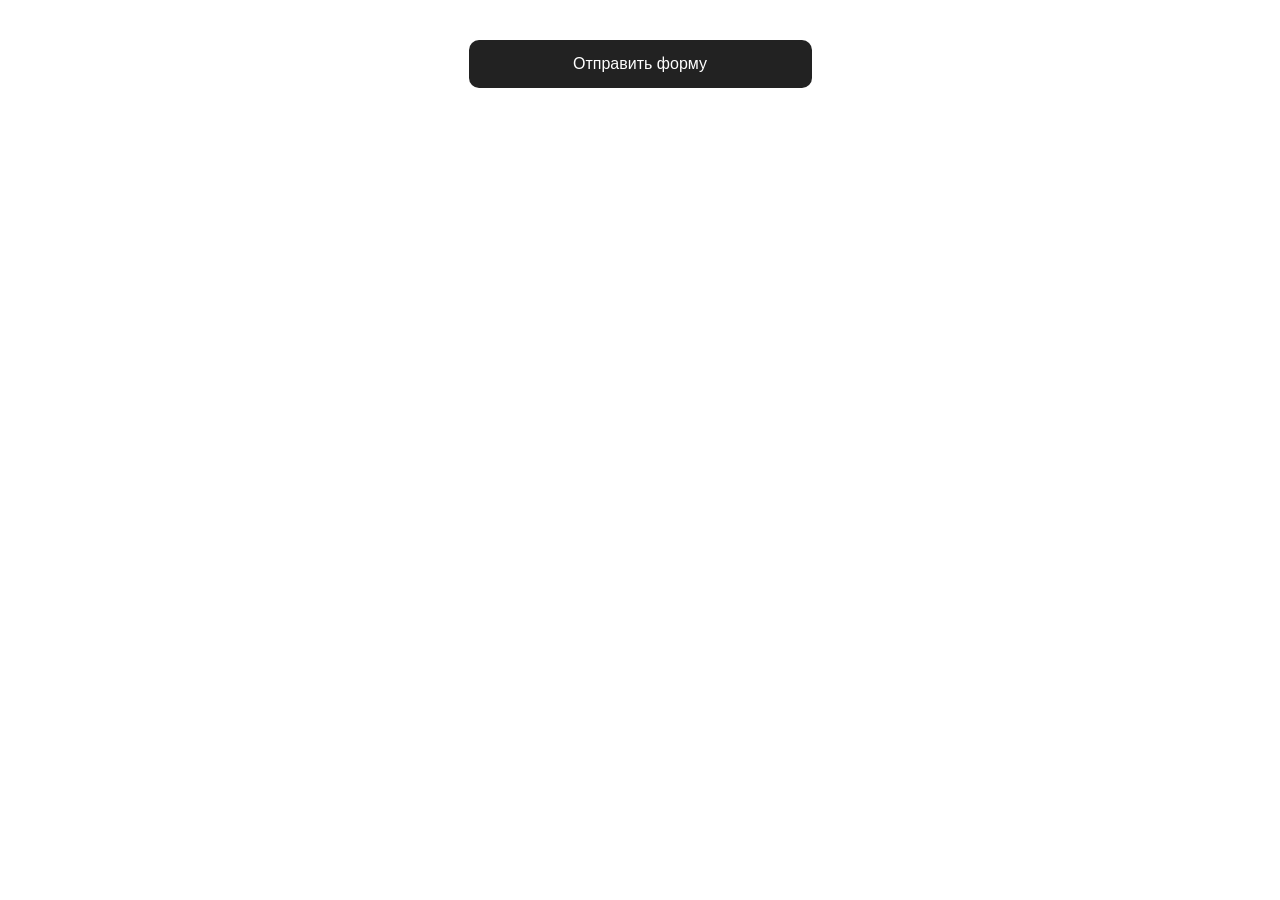
<file: EXAM/index.html>
<!DOCTYPE html>
<html lang="ru">
<head>
    <meta charset="UTF-8">
    <meta name="viewport" content="width=device-width, initial-scale=1.0">
    <title>Форма</title>
    <link rel="stylesheet" href="styles.css">
    <script src="./script.js"></script>
</head>
<body>
    <div class="main">
        <button class="send-form">Отправить форму</button>
        <form action="#" class="form" method="post">
            <div class="field">
                <label for="email" class="field__label">Почта</label>
                <input type="email" class="field__input" id="email">
            </div>
            <div class="field">
                <label for="password" class="field__label">Пароль</label>
                <input type="password" class="field__input" id="password">
            </div>
            <button class="form__button">Продолжить</button>
        </form>
    </div>
</body>
</html>
</file>
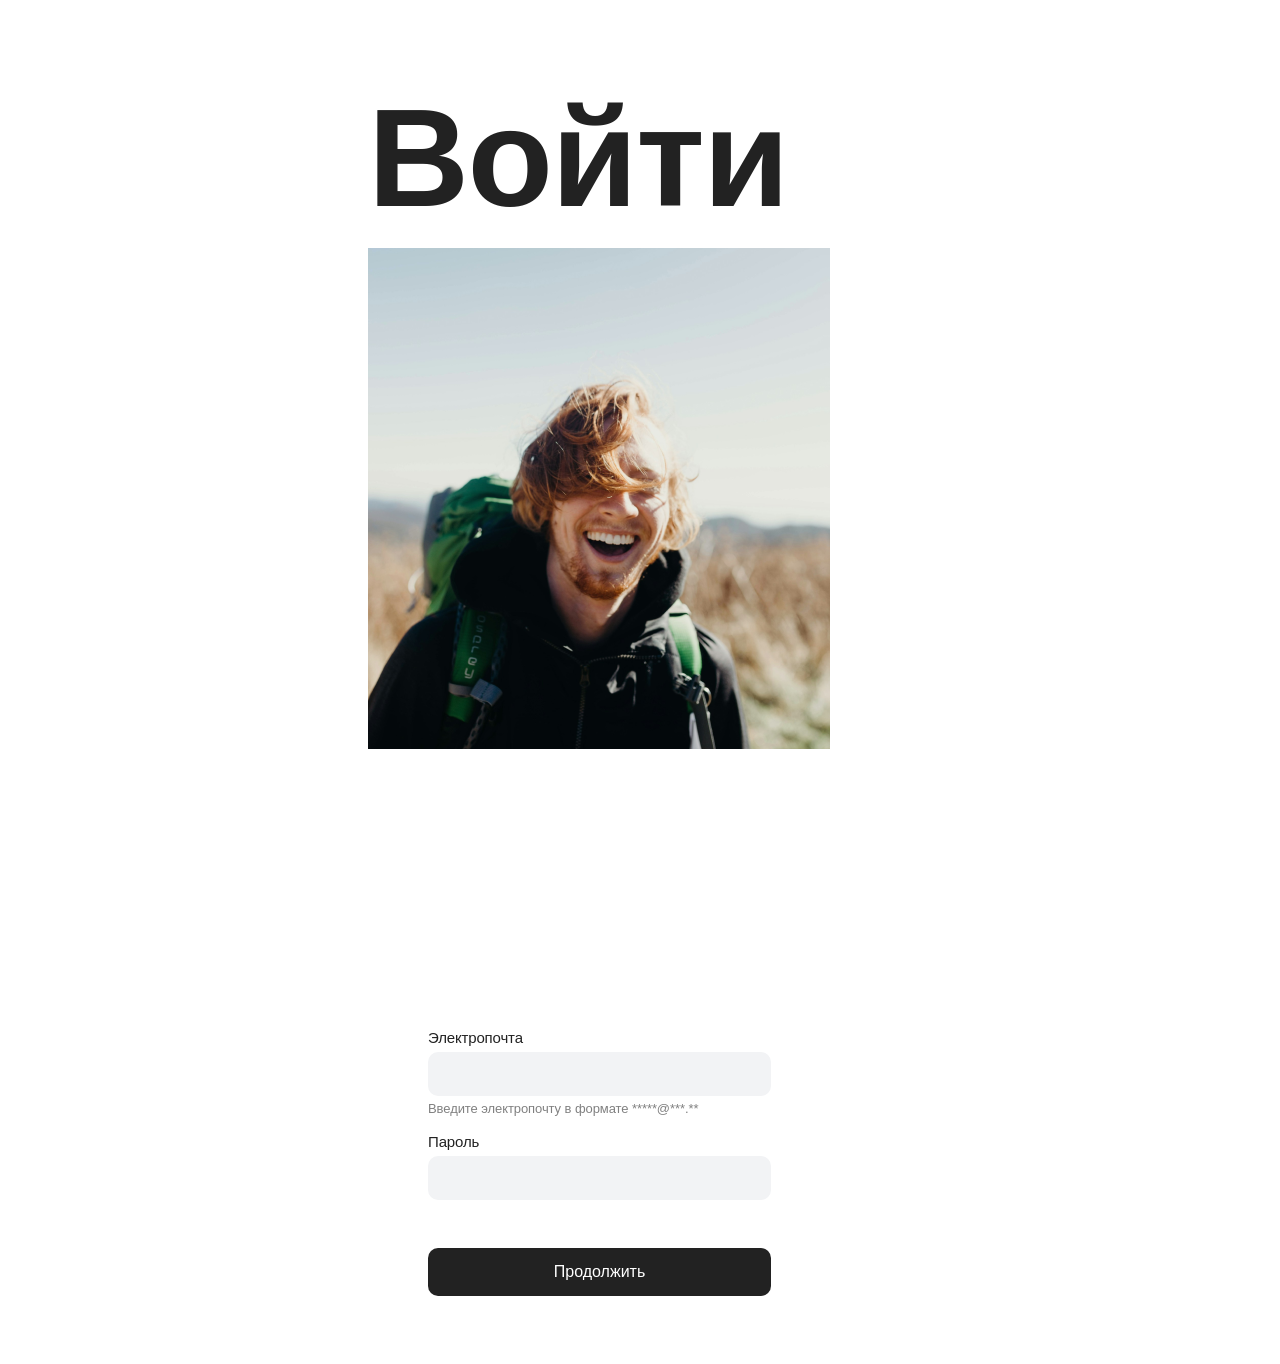
<file: LAB2/login/index.html>
<!DOCTYPE html>
<html lang="ru">
    <head>
        <title>Вход • Социальная сеть</title>
        <meta charset="UTF-8">
        <link rel="stylesheet" href="./login_style.css">
        <link href="https://fonts.googleapis.com/css2?family=Golos+Text:wght@400..900&display=swap" rel="stylesheet">
    </head>
    <body>
        <div class="login">
            <div class="decoration">
                <h1 class="decoration__title">Войти</h1>
                <img class="decoration__image" width="462" height="501" src="./img/happy_man.png" alt="Happy man">
            </div>
            <form class="form" action="#" method="post">
                <div class="field">
                    <label class="field__label" for="email">Электропочта</label>
                    <input class="field__input" type="email" id="email" name="email" required>
                    <p class="field__description">Введите электропочту в формате *****@***.**</p>
                </div>
                <div class="field">
                    <label class="field__label" for="password">Пароль</label>
                    <input class="field__input" type="password" id="password" name="password" required>
                </div>
                <button class="form__button">Продолжить</button>
            </form>
        </div>
    </body>
</html>
</file>
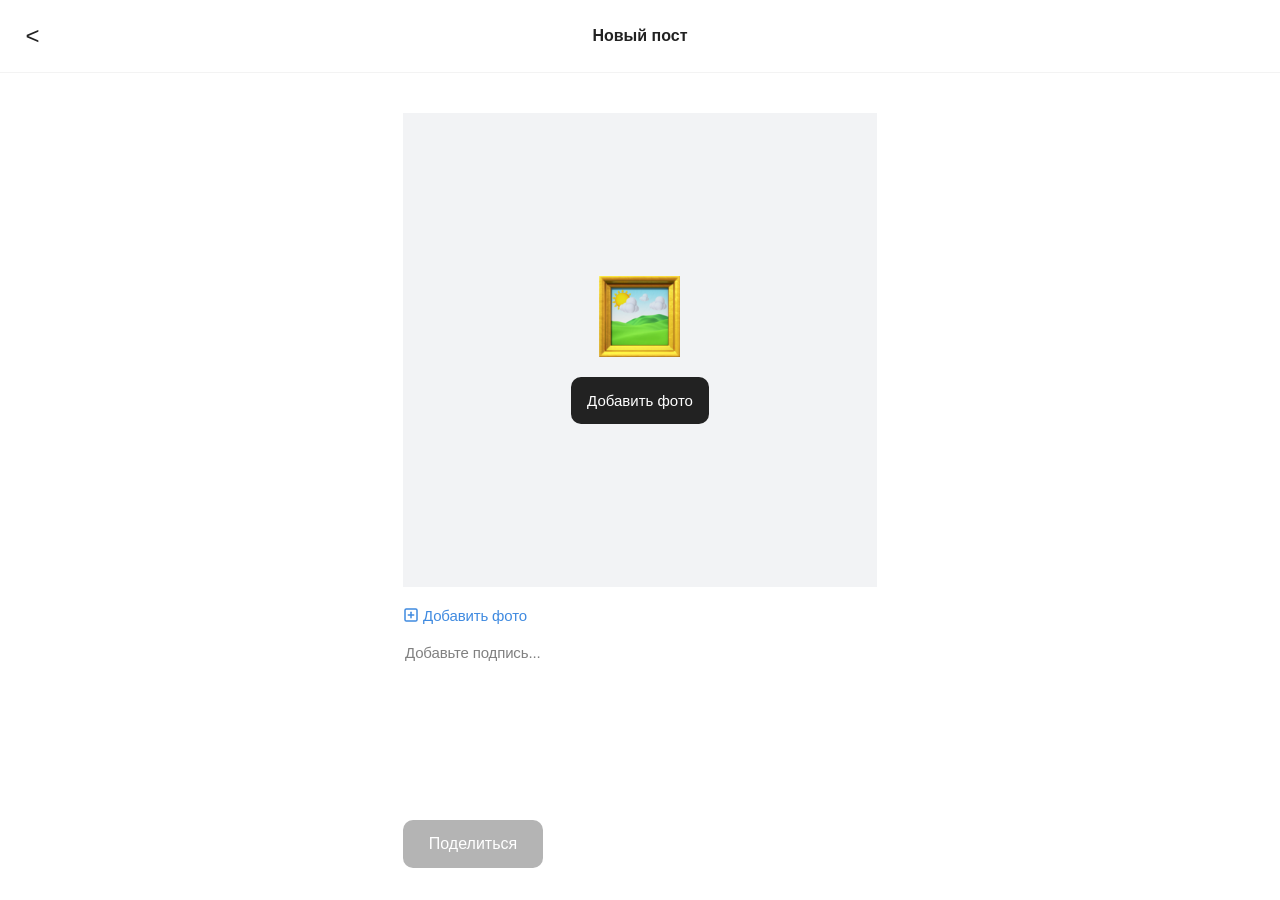
<file: LAB9/create_post/index.html>
<!DOCTYPE html>
<html lang="ru">
<head>
    <title>Создание поста • Социальная сеть</title>
    <meta charset="UTF-8">
    <link rel="stylesheet" href="./create_post_style.css">
    <script src="./create_post.js" defer></script>
    <link href="https://fonts.googleapis.com/css2?family=Golos+Text:wght@400..900&display=swap" rel="stylesheet">
</head>
<body>
    <div class="create-post-container">
        <div class="create-post-header">
            <a href="/LAB9/home" class="create-post-header__back">
                <span class="create-post-header__back-arrow">&lt</span>
            </a>
            <h1 class="create-post-header__title">Новый пост</h1>
        </div>
        <div id="statusMessage" class="hidden"></div>
        <div class="create-post-content">
            <div class="upload-zone">
                <button class="upload-zone__button-nav upload-zone__button-nav-prev">&lt</button>
                <button class="upload-zone__button-nav upload-zone__button-nav-next">&gt</button>
                <div class="upload-zone-placeholder">
                    <img class="upload-zone-placeholder__icon" src="./img/painting_icon.png" alt="Painting">
                    <button class="upload-zone-placeholder__button">Добавить фото</button>
                </div>
                <div class="upload-zone__gallery"></div>
                <div class="upload-zone__counter"></div>
            </div>
            
            <input type="file" class="upload-zone__file-input" accept="image/*" multiple>
            
            <button class="add-photo">
                <span class="add-photo__icon"><img width="16" height="16" src="./img/Plus-square.svg" alt=""></span>
                Добавить фото
            </button>
            <div class="text-containter">
                <textarea class="text-containter__area" placeholder="Добавьте подпись..." rows="1"></textarea>
            </div>
            <button class="create-post-content__share" disabled>Поделиться</button>
        </div>
    </div>
</body>
</html>
</file>
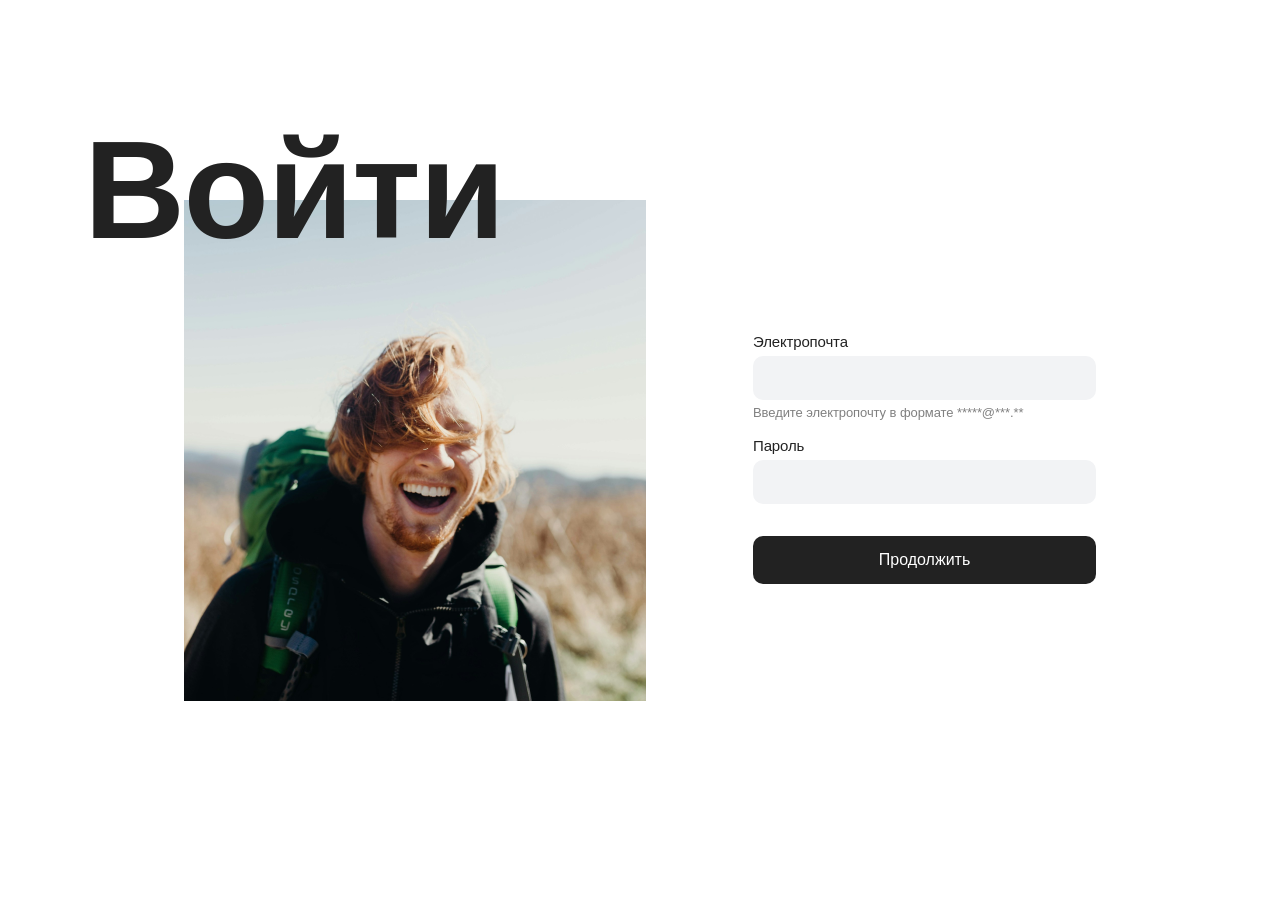
<file: LAB9/login/index.html>
<!DOCTYPE html>
<html lang="ru">
    <head>
        <title>Вход • Социальная сеть</title>
        <meta charset="UTF-8">
        <link rel="stylesheet" href="./login_style.css">
        <script src="./login.js"></script>
        <link href="https://fonts.googleapis.com/css2?family=Golos+Text:wght@400..900&display=swap" rel="stylesheet">
    </head>
    <body>
        <div class="login">
            <div class="decoration">
                <h1 class="decoration__title">Войти</h1>
                <img class="decoration__image" width="462" height="501" src="./img/happy_man.png" alt="Happy man">
            </div>
            <form class="form" action="#" method="post">
                <div class="form__error-banner"></div>
                <div class="field">
                    <label class="field__label" for="email">Электропочта</label>
                    <input class="field__input" type="email" id="email" name="email">
                    <p class="field__description">Введите электропочту в формате *****@***.**</p>
                </div>
                <div class="field">
                    <label class="field__label" for="password">Пароль</label>
                    <input class="field__input" type="password" id="password" name="password">
                </div>
                <button class="form__button">Продолжить</button>
            </form>
        </div>
    </body>
</html>
</file>
<file: EXAM/styles.css>
.main {
    display: flex;
    align-items: center;
    justify-content: center;
}

.send-form {
    color: white;
    background-color: #222222;
    font: 500 16px/48px "Golos UI", sans-serif;
    border-radius: 10px;
    width: 343px;
    height: 48px;
    margin-top: 32px;
    padding: 0 16px;
    border: none;
    display: block;
}

.field {
   margin-top: 16px; 
}

.field__label {
    color: #222222;
    font: 400 15px/18px "Golos UI", sans-serif;
    letter-spacing: -0.15px;
    display: block;
    margin-bottom: 5px;
    position: relative;    
}

.field__input {
    background-color: #F2F3F5;
    width: 343px;
    height: 44px;
    border-radius: 10px;
    border: none;
    font-family: "Golos UI", sans-serif;
    font-size: 14px;
    padding: 0 12px;
    box-sizing: border-box;
}

.form__button {
    color: #FFFFFF;
    background-color: #222222;
    font: 500 16px/48px "Golos UI", sans-serif;
    border-radius: 10px;
    width: 343px;
    height: 48px;
    margin-top: 32px;
    padding: 0 16px;
    border: none;
}

.hidden {
    display: none;
}

.active {
    display: flex;
}
</file>
<file: LAB2/login/login_style.css>
.login {
    padding: 60px;
    margin-left: 300px;
    font-size: 0;
}

.decoration {
    display: inline-block;
    width: 462px;
    margin-bottom: 30px;
}

.decoration__title {
    color: #222222;
    font: 700 140px/180px Golos UI, sans-serif;
    letter-spacing: -1.5px;
    width: 385px;
    margin: 0;
}

.decoration__image {
    width: 462px;
    height: 501px;
    display: block;
}

.form {
    width: 343px;
    display: inline-block;
    vertical-align: top;
    margin-left: 60px;
    margin-top: 250px;
}

.field {
    margin-bottom: 16px;
}

.field__label {
    color: #222222;
    font: 400 15px/18px Golos UI, sans-serif;
    letter-spacing: -0.15px;
    display: block;
    margin-bottom: 5px;
}

.field__input {
    background-color: #F2F3F5;
    width: 343px;
    height: 44px;
    border-radius: 10px;
    border: none;
    font-family: Golos UI, sans-serif;
    font-size: 14px;
    padding: 0 12px;
    box-sizing: border-box;
}

.field__description {
    color: #808080;
    font: 400 13px/16px Golos UI, sans-serif;
    letter-spacing: -0.08px;
    margin-bottom: 16px;
    margin-top: 5px;
}

.form__button {
    color: #FFFFFF;
    background-color: #222222;
    font: 500 16px/48px Golos UI, sans-serif;
    border-radius: 10px;
    width: 343px;
    height: 48px;
    margin-top: 32px;
    padding: 0 16px;
    border: none;
}
</file>
<file: LAB9/create_post/create_post_style.css>
body {
    margin: 0;
    display: flex;
    flex-direction: column;
    align-items: center;
    min-height: 100vh;
}

.create-post-container {
    display: flex;
    flex-direction: column;
    align-items: center;
}

.create-post-header {
    display: flex;
    align-items: center;
    justify-content: center;
    position: relative;
    width: 100vw;
    height: 72px;
    border-bottom: 1px solid #2222220D;
    margin-bottom: 40px;
}

.create-post-header__back {
    position: absolute;
    left: 2vw;
    text-decoration: none;
    color: #222222;
    display: flex;
    cursor: pointer;
}

.create-post-header__back-arrow {
    font-family: Golos UI, sans-serif;
    font-size: 24px;
    font-weight: 400;
}

.create-post-header__title {
    font-family: Golos UI, sans-serif;
    font-weight: 600;
    font-size: 16px;
    color: #222222;
}

.post-status-message {
    font-family: Golos UI, sans-serif; 
    margin-bottom: 20px; 
    font-weight: 500;
}

.create-post-content {
    width: 474px;
}

.upload-zone {
    background-color: #F2F3F5;
    height: 474px;
    position: relative;
    display: flex;
    justify-content: center;
    align-items: center;
}

.upload-zone-placeholder {
    display: flex;
    flex-direction: column;
    align-items: center;
    z-index: 1;
}

.upload-zone-placeholder__icon {
    width: 81px;
    height: 81px;
    margin-bottom: 20px;
}

.upload-zone-placeholder__button {
    background-color: #222222;
    color: #FFFFFF;
    font: 500 15px/1 Golos UI, sans-serif;
    padding: 16px 16px;
    border-radius: 10px;
    border: none;
    cursor: pointer;
}

.upload-zone__gallery {
    position: absolute;
    width: 100%;
    height: 100%;
    display: flex;
    justify-content: center;
}

.upload-zone__gallery img {
    max-width: 474px;
    max-height: 474px;
    width: auto;            
    height: auto;          
    object-fit: contain;    
    display: none;
}

.upload-zone__gallery img.active {
    display: block;
}

.upload-zone__button-nav {
    display: none;
    position: absolute;
    background: #FFFFFF99;
    color: #222222;
    border: none;
    border-radius: 999px;
    width: 20px;
    height: 20px;
    font-family: Golos UI, sans-serif;
    font-size: 20px;
    font-weight: 400;
    cursor: pointer;
    z-index: 3;
    align-items: center;
    justify-content: center;
}

.upload-zone__button-nav.visible {
    display: flex;
}

.upload-zone__button-nav-prev {
    left: 16px;
}

.upload-zone__button-nav-next {
    right: 16px;
}

.upload-zone__counter {
    display: none;
    position: absolute;
    right: 16px;
    top: 20px;
    background: rgba(34, 34, 34, 0.6);
    color: #FFFFFF;
    padding: 4px 10px; 
    font: 400 15px/18px Golos UI, sans-serif;
    letter-spacing: -0.15px;
    border: none;
    border-radius: 20px;
    z-index: 3;
}

.upload-zone__counter.visible {
    display: block;
}

.upload-zone__file-input {
    display: none;
}

.add-photo {
    background: none;
    border: none;
    color: #3F8AE0;
    font: 400 15px/18px Golos UI, sans-serif;
    letter-spacing: -0.15px;
    cursor: pointer;
    margin: 20px 0 16px 0;
    display: flex;
    gap: 4px;
    padding: 0;
}

.add-photo__icon {
    width: 16px;
    height: 16px;
}

.text-containter {
    width: 474px;
}

.text-containter__area {
    width: 100%;
    border: none;
    outline: none;
    resize: none;
    font: 400 15px/18px Golos UI, sans-serif;
    letter-spacing: -0.15px;
    line-height: 20px;
    color: #222222;
    field-sizing: content;
}

.text-containter__area::placeholder {
    color: #808080;
}

.create-post-content__share {
    position: absolute;
    bottom: 32px;
    background-color: #B4B4B4;
    color: #FFFFFF;
    width: 140px;
    height: 48px;
    border-radius: 10px;
    border: none;
    font: 400 16px/1 Golos UI, sans-serif;
    cursor: pointer;
}

.create-post-content__share:disabled {
    cursor: not-allowed;
}

.hidden {
    display: none;
}

.create-post-content__share.active {
    background-color: #222222;
}
</file>
<file: LAB9/login/login_style.css>
body {
    margin: 0;
    display: flex;
    justify-content: center; 
    min-height: 100vh;
}

.login {
    display: flex;
    align-items: center;
}

.decoration {
    position: relative;
}

.decoration__title {
    position: absolute;
    top: -100px;
    left: -100px;
    z-index: 1;
    color: #222222;
    font: 700 140px/180px "Golos UI", sans-serif;
    letter-spacing: -1.5px;
    margin: 0;
}

.decoration__image {
    width: 462px;
    height: 501px;
    display: block;
    object-fit: cover;
}

.form {
    width: 343px;
    margin-left: 107px;
}

.field {
    margin-top: 16px;
}

.field__label {
    color: #222222;
    font: 400 15px/18px "Golos UI", sans-serif;
    letter-spacing: -0.15px;
    display: block;
    margin-bottom: 5px;
    position: relative;
}

.field__input {
    background-color: #F2F3F5;
    width: 343px;
    height: 44px;
    border-radius: 10px;
    border: none;
    font-family: "Golos UI", sans-serif;
    font-size: 14px;
    padding: 0 12px;
    box-sizing: border-box;
}

.field__description {
    color: #808080;
    font: 400 13px/16px "Golos UI", sans-serif;
    letter-spacing: -0.08px;
    margin-top: 5px;
}

.form__error-banner {
    display: none;
    background-color: #FFECEC;
    color: #740000;
    font: 400 14px/18px "Golos UI", sans-serif;
    letter-spacing: -0.15px;
    padding: 12px;
    border-radius: 10px;
    margin-bottom: 16px;
    width: 343px;
    height: 42px;
    align-items: center;
    box-sizing: border-box;
}

.form__error-banner.active {
    display: flex;
}

.form__button {
    color: #FFFFFF;
    background-color: #222222;
    font: 500 16px/48px "Golos UI", sans-serif;
    border-radius: 10px;
    width: 343px;
    height: 48px;
    margin-top: 32px;
    padding: 0 16px;
    border: none;
    cursor: pointer;
}
</file>
